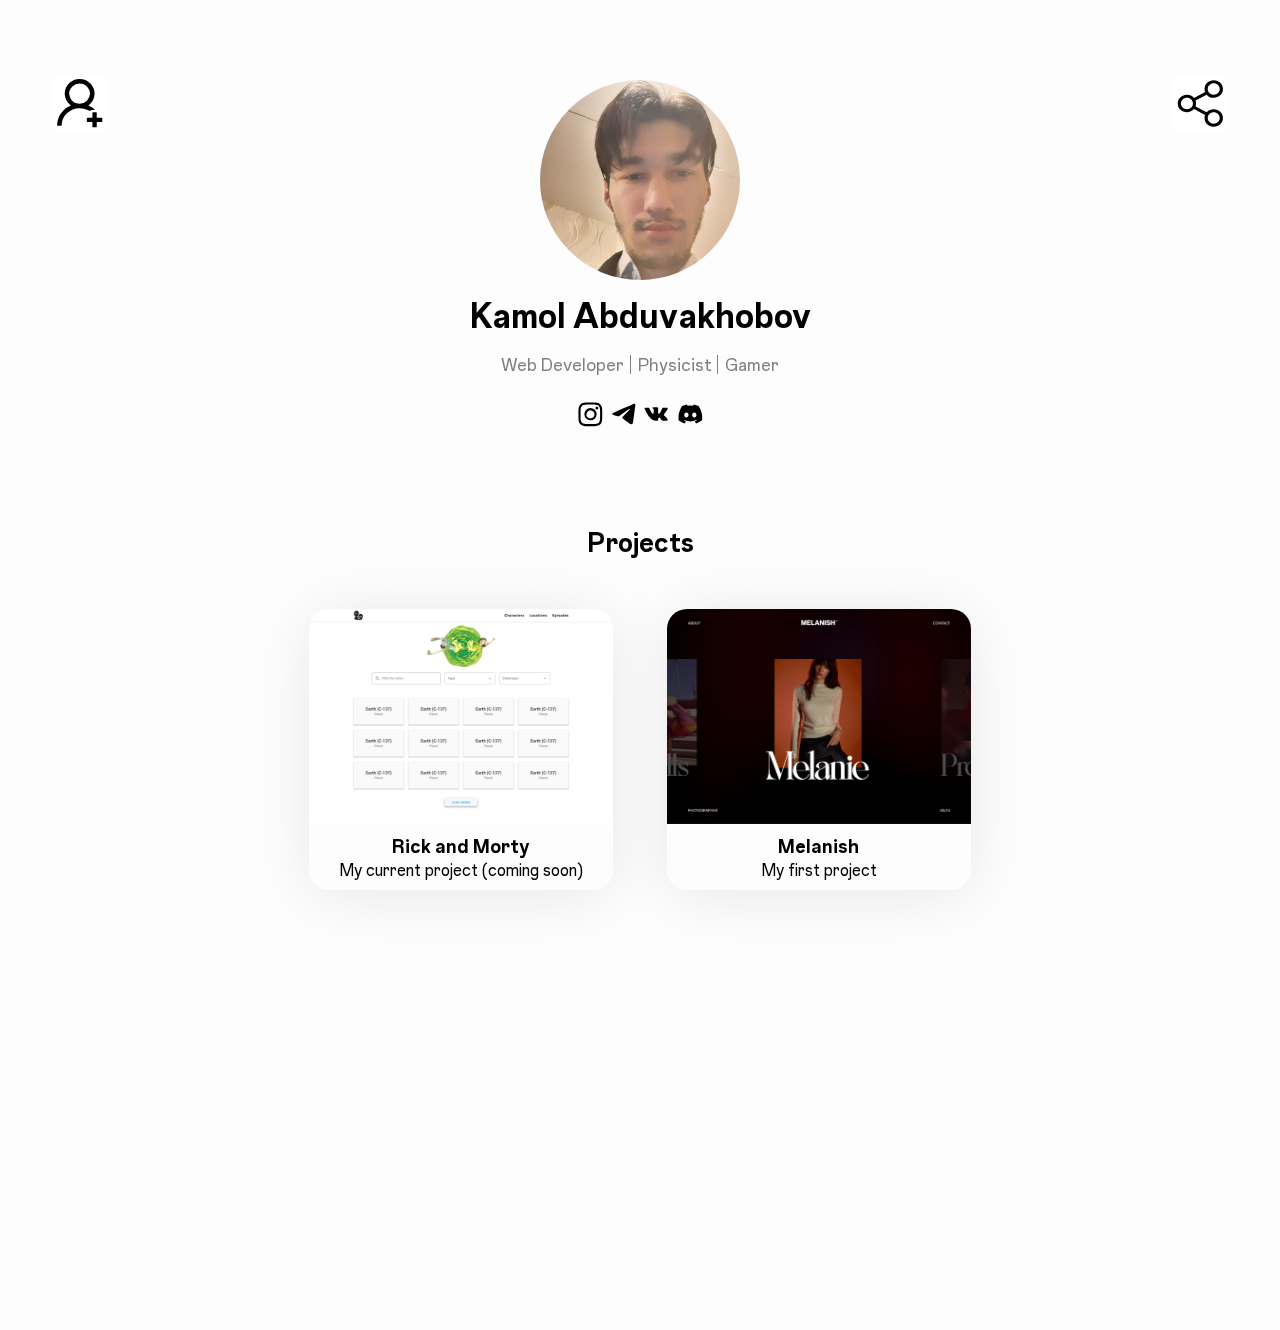
<file: index.html>
<!DOCTYPE html><html lang="en"><head><meta charset="UTF-8"><meta http-equiv="X-UA-Compatible" content="IE=edge"><meta name="viewport" content="width=device-width,initial-scale=1"><link rel="stylesheet" href="css/styles.css"><link href="https://unpkg.com/aos@2.3.1/dist/aos.css" rel="stylesheet"><title>Index page</title></head><body><div class="site-container"><header class="header"><div class="header__wrap"><div class="header__add-button" data-aos="fade-right"><button class="icon-button"><img src="images/svg/add-icon.svg" alt="" class="icon-button__svg"></button></div><div class="header__share-button" data-aos="fade-left"><button class="icon-button"><img src="images/svg/share-icon.svg" alt="" class="icon-button__svg"></button></div></div></header><section class="profile"><div class="profile-wrap" data-aos="fade-up"><div class="profile__avatar"><img src="images/me.jpg" alt="" class="profile__photo"></div><div class="profile__main-title-wrap"><h1 class="profile__main-title">Kamol Abduvakhobov</h1></div><ul class="profile__skills"><li class="profile__skill">Web Developer</li><li class="profile__skill">Physicist</li><li class="profile__skill">Gamer</li></ul><div class="sharing"><ul class="sharing__list"><li class="sharing__item"><a href="https://www.instagram.com/kamol_186002686/" class="sharing__social"><img src="images/svg/instagram-icon.svg" alt="" class="sharing__img"></a></li><li class="sharing__item"><a href="https://t.me/Kamol_Babyknight" class="sharing__social"><img src="images/svg/telegram-icon.svg" alt="" class="sharing__img"></a></li><li class="sharing__item"><a href="https://vk.com/sweet_russian_pussy" class="sharing__social"><img src="images/svg/vkicon.svg" alt="" class="sharing__img"></a></li><li class="sharing__item"><a href="https://discord.gg/cyNnDBzP" class="sharing__social"><img src="images/svg/discord-icon.svg" alt="" class="sharing__img"></a></li></ul></div></div></section><section class="projects"><div class="projects__title-wrap" data-aos="fade-down"><h2 class="projects__title">Projects</h2></div><div class="projects__list-wrap"><ul class="projects__list"><li class="projects__item" data-aos="fade-right"><div class="project"><a href="https://github.com/Kamol-Babyknight/rick-and-morty" class="project__link"><div class="project__preview"><img src="images/rick-and-morty-preview.jpg" alt="" class="project__preview-img"></div><div class="project__info"><h2 class="project__title">Rick and Morty</h2><p class="project__description">My current project (coming soon)</p></div></a></div></li><li class="projects__item" data-aos="fade-left"><div class="project"><a href="https://kamol-babyknight.github.io/melanish-gh-pages/" class="project__link"><div class="project__preview"><img src="images/melanish-preview.jpg" alt="" class="project__preview-img"></div><div class="project__info"><h2 class="project__title">Melanish</h2><p class="project__description">My first project</p></div></a></div></li></ul></div></section><div class="blogs-links"><div class="blogs-links__wrap"><section class="blogs" data-aos="fade-up"><div class="cards"><div class="cards__title-wrap"><h2 class="cards__title">Used articles</h2></div><ul class="cards__list"><li class="cards__item"><div class="card"><a href="https://www.udemy.com/course/css-effects-and-animations/#overview" class="card__link"><div class="card__img-wrap"><img src="images/svg/udemy_logo.svg" alt="" class="card__img"></div><div class="card__info"><h2 class="card__title">Css animations</h2><p class="card__text">CSS - How to Animate Interfaces</p></div></a></div></li><li class="cards__item"><div class="card"><a href="https://ru.hexlet.io/courses/js-basics" class="card__link"><div class="card__img-wrap"><img src="images/svg/hexlet-logo.svg" alt="" class="card__img"></div><div class="card__info"><h2 class="card__title">Javascript basics</h2><p class="card__text">Free lessons of JS basics with tests and tasks</p></div></a></div></li></ul></div></section><section class="links" data-aos="fade-up"><div class="cards"><div class="cards__title-wrap"><h2 class="cards__title">My Repositories</h2></div><ul class="cards__list"><li class="cards__item"><div class="card"><a href="https://github.com/Kamol-Babyknight/melanish" class="card__link"><div class="card__img-wrap"><img src="images/svg/github-logo.svg" alt="" class="card__img card__icon"></div><div class="card__info"><h2 class="card__title">Melanish</h2><p class="card__text">Link for repository of my project named "Melanish"</p></div></a></div></li><li class="cards__item"><div class="card"><a href="https://github.com/Kamol-Babyknight/ka.dev" class="card__link"><div class="card__img-wrap"><img src="images/svg/github-logo.svg" alt="" class="card__img card__icon"></div><div class="card__info"><h2 class="card__title">Ka.dev</h2><p class="card__text">This is repository of code for current website</p></div></a></div></li></ul></div></section></div><div class="logo"><div class="logo__animate" data-aos="fade-up"><img src="images/ca-img.jpg" alt="" class="logo__img"></div></div></div></div></body></html><script src="https://unpkg.com/aos@2.3.1/dist/aos.js"></script><script>AOS.init({
       disable: 'mobile',
       startEvent: 'DOMContentLoaded',
       once: true, 
      });</script>
</file>
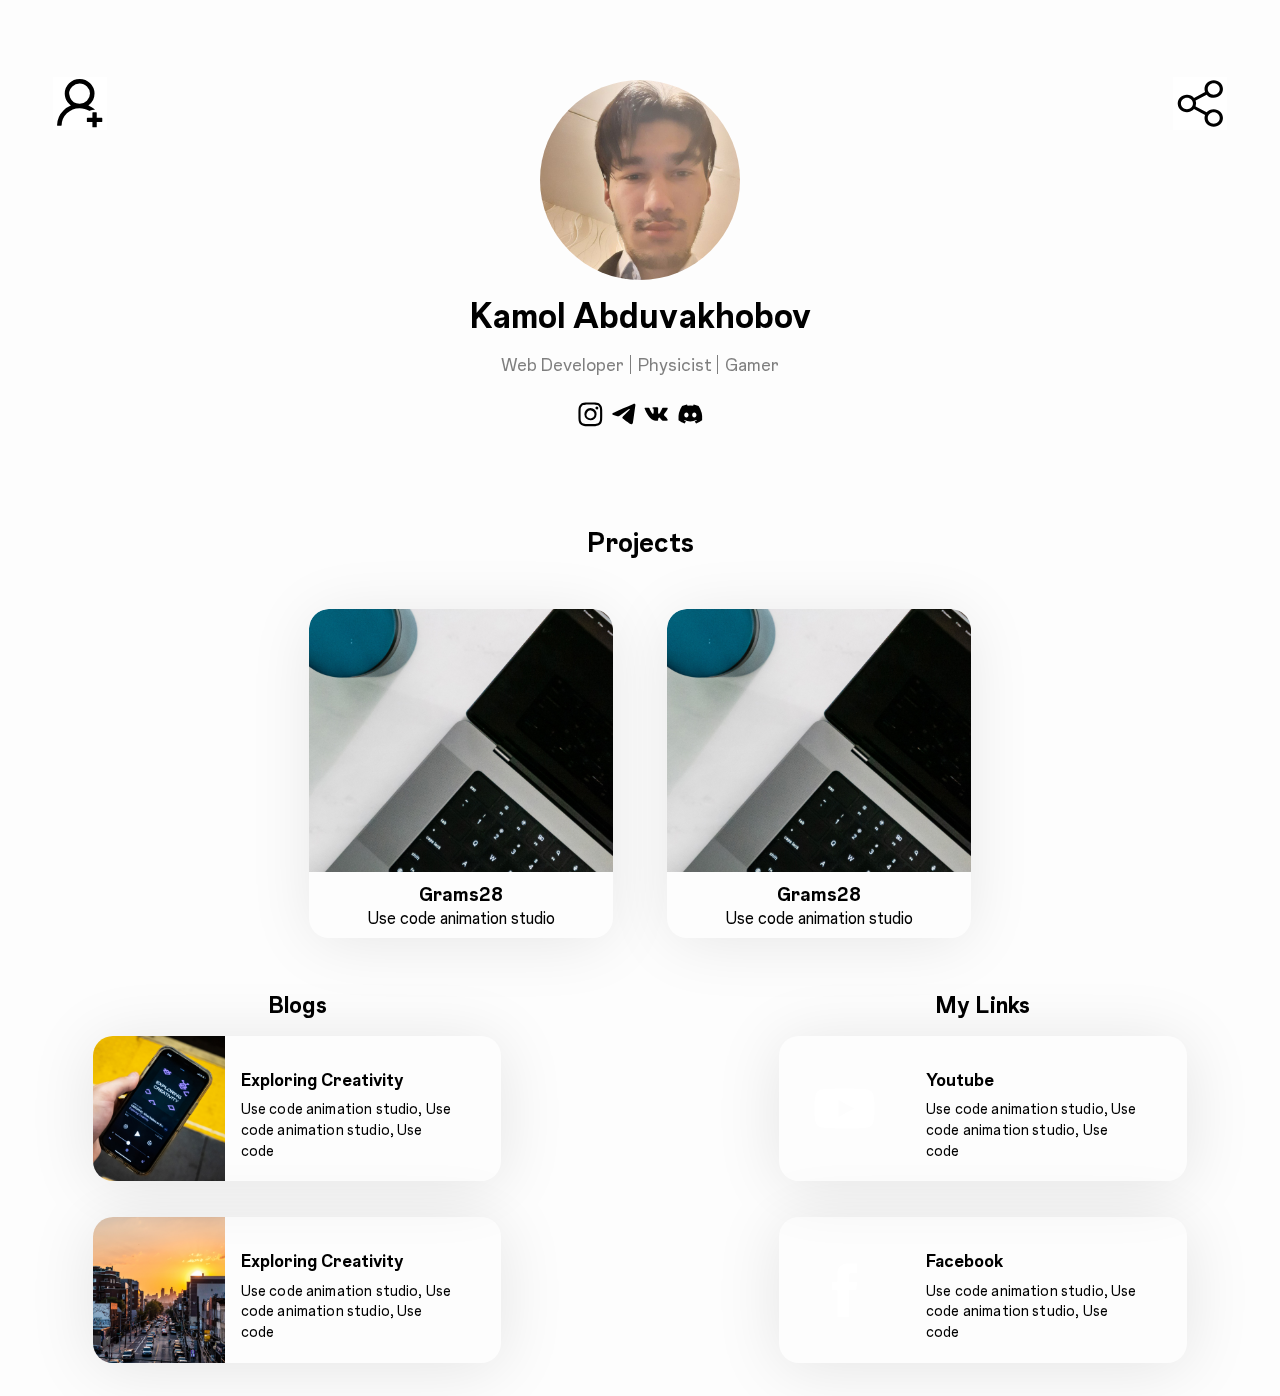
<file: publish-repo/index.html>
<!DOCTYPE html><html lang="en"><head><meta charset="UTF-8"><meta http-equiv="X-UA-Compatible" content="IE=edge"><meta name="viewport" content="width=device-width,initial-scale=1"><link rel="stylesheet" href="/css/styles.css"><link href="https://unpkg.com/aos@2.3.1/dist/aos.css" rel="stylesheet"><title>Index page</title></head><body><div class="site-container"><header class="header"><div class="header__wrap"><div class="header__add-button" data-aos="fade-right"><button class="icon-button"><img src="/images/svg/add-icon.svg" alt="" class="icon-button__svg"></button></div><div class="header__share-button" data-aos="fade-left"><button class="icon-button"><img src="/images/svg/share-icon.svg" alt="" class="icon-button__svg"></button></div></div></header><section class="profile"><div class="profile-wrap" data-aos="fade-up"><div class="profile__avatar"><img src="/images/me.jpg" alt="" class="profile__photo"></div><div class="profile__main-title-wrap"><h1 class="profile__main-title">Kamol Abduvakhobov</h1></div><ul class="profile__skills"><li class="profile__skill">Web Developer</li><li class="profile__skill">Physicist</li><li class="profile__skill">Gamer</li></ul><div class="sharing"><ul class="sharing__list"><li class="sharing__item"><a href="https://www.instagram.com/kamol_186002686/" class="sharing__social"><img src="/images/svg/instagram-icon.svg" alt="" class="sharing__img"></a></li><li class="sharing__item"><a href="https://t.me/Kamol_Babyknight" class="sharing__social"><img src="/images/svg/telegram-icon.svg" alt="" class="sharing__img"></a></li><li class="sharing__item"><a href="https://vk.com/sweet_russian_pussy" class="sharing__social"><img src="/images/svg/vkicon.svg" alt="" class="sharing__img"></a></li><li class="sharing__item"><a href="https://discord.gg/cyNnDBzP" class="sharing__social"><img src="/images/svg/discord-icon.svg" alt="" class="sharing__img"></a></li></ul></div></div></section><section class="projects"><div class="projects__title-wrap" data-aos="fade-down"><h2 class="projects__title">Projects</h2></div><div class="projects__list-wrap"><ul class="projects__list"><li class="projects__item" data-aos="fade-right"><div class="project"><a href="#" class="project__link"><div class="project__preview"><img src="/images/card-img.jpg" alt="" class="project__preview-img"></div><div class="project__info"><h2 class="project__title">Grams28</h2><p class="project__description">Use code animation studio</p></div></a></div></li><li class="projects__item" data-aos="fade-left"><div class="project"><a href="#" class="project__link"><div class="project__preview"><img src="/images/card-img.jpg" alt="" class="project__preview-img"></div><div class="project__info"><h2 class="project__title">Grams28</h2><p class="project__description">Use code animation studio</p></div></a></div></li></ul></div></section><div class="blogs-links"><div class="blogs-links__wrap"><section class="blogs" data-aos="fade-up"><div class="cards"><div class="cards__title-wrap"><h2 class="cards__title">Blogs</h2></div><ul class="cards__list"><li class="cards__item"><div class="card"><a href="#" class="card__link"><div class="card__img-wrap"><img src="/images/blogs-img-1.jpg" alt="" class="card__img"></div><div class="card__info"><h2 class="card__title">Exploring Creativity</h2><p class="card__text">Use code animation studio, Use code animation studio, Use code</p></div></a></div></li><li class="cards__item"><div class="card"><a href="#" class="card__link"><div class="card__img-wrap"><img src="/images/blogs-img-2.jpg" alt="" class="card__img"></div><div class="card__info"><h2 class="card__title">Exploring Creativity</h2><p class="card__text">Use code animation studio, Use code animation studio, Use code</p></div></a></div></li></ul></div></section><section class="links" data-aos="fade-up"><div class="cards"><div class="cards__title-wrap"><h2 class="cards__title">My Links</h2></div><ul class="cards__list"><li class="cards__item"><div class="card"><a href="#" class="card__link"><div class="card__img-wrap"><img src="/images/svg/youtube-icon.svg" alt="" class="card__img card__icon"></div><div class="card__info"><h2 class="card__title">Youtube</h2><p class="card__text">Use code animation studio, Use code animation studio, Use code</p></div></a></div></li><li class="cards__item"><div class="card"><a href="#" class="card__link"><div class="card__img-wrap"><img src="/images/svg/facebook-icon.svg" alt="" class="card__img card__icon"></div><div class="card__info"><h2 class="card__title">Facebook</h2><p class="card__text">Use code animation studio, Use code animation studio, Use code</p></div></a></div></li></ul></div></section></div><div class="logo"><div class="logo__animate" data-aos="fade-up"><img src="/images/ca-img.jpg" alt="" class="logo__img"></div></div></div></div></body></html><script src="https://unpkg.com/aos@2.3.1/dist/aos.js"></script><script>AOS.init({
       disable: 'mobile',
       startEvent: 'DOMContentLoaded',
       once: true, 
      });</script>
</file>
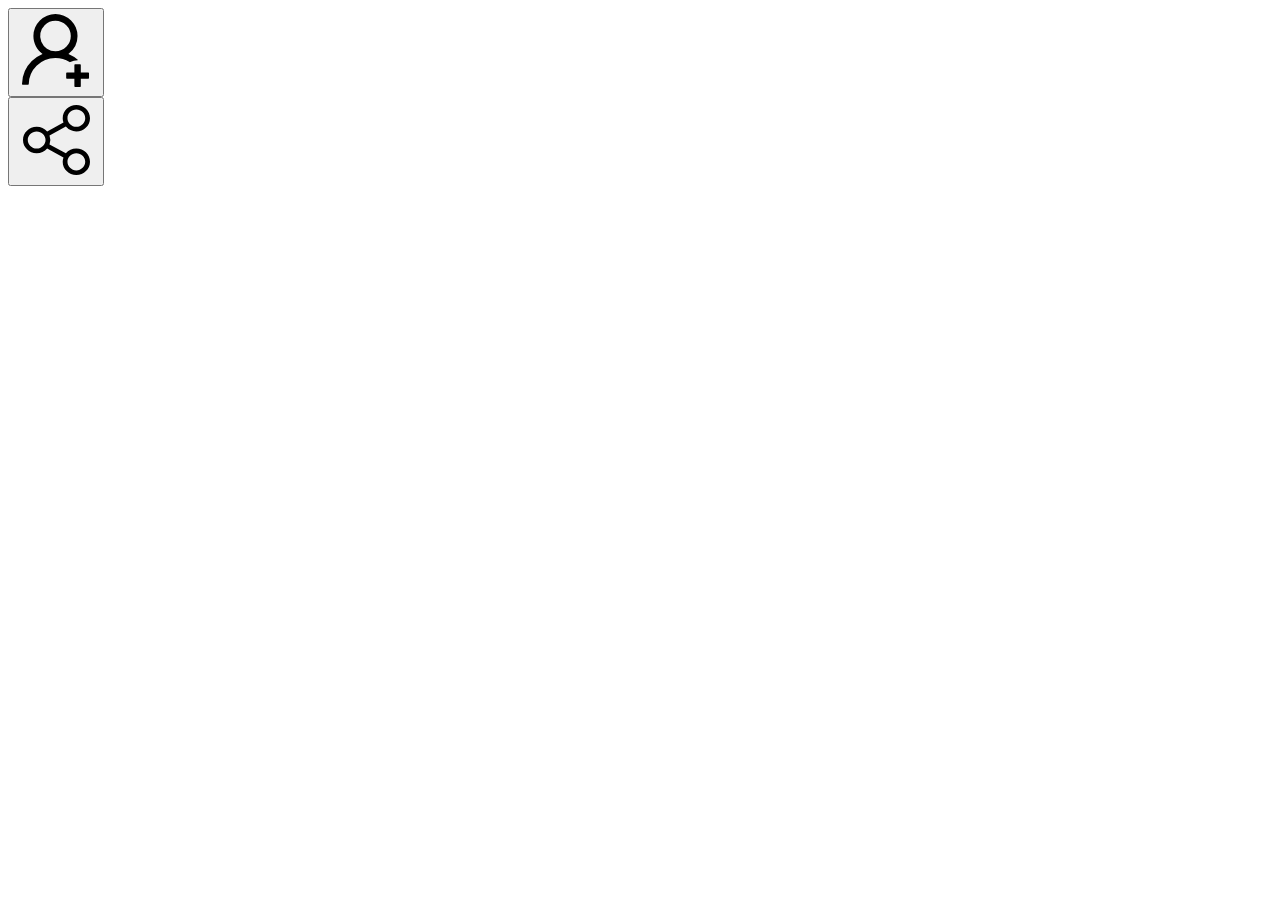
<file: about.html>
<!DOCTYPE html><html lang="en"><head><meta charset="UTF-8"><meta http-equiv="X-UA-Compatible" content="IE=edge"><meta name="viewport" content="width=device-width,initial-scale=1"><title>About page</title></head><body><header class="header"><div class="header__wrap"><div class="header__add-button" data-aos="fade-right"><button class="icon-button"><img src="images/svg/add-icon.svg" alt="" class="icon-button__svg"></button></div><div class="header__share-button" data-aos="fade-left"><button class="icon-button"><img src="images/svg/share-icon.svg" alt="" class="icon-button__svg"></button></div></div></header></body></html>
</file>
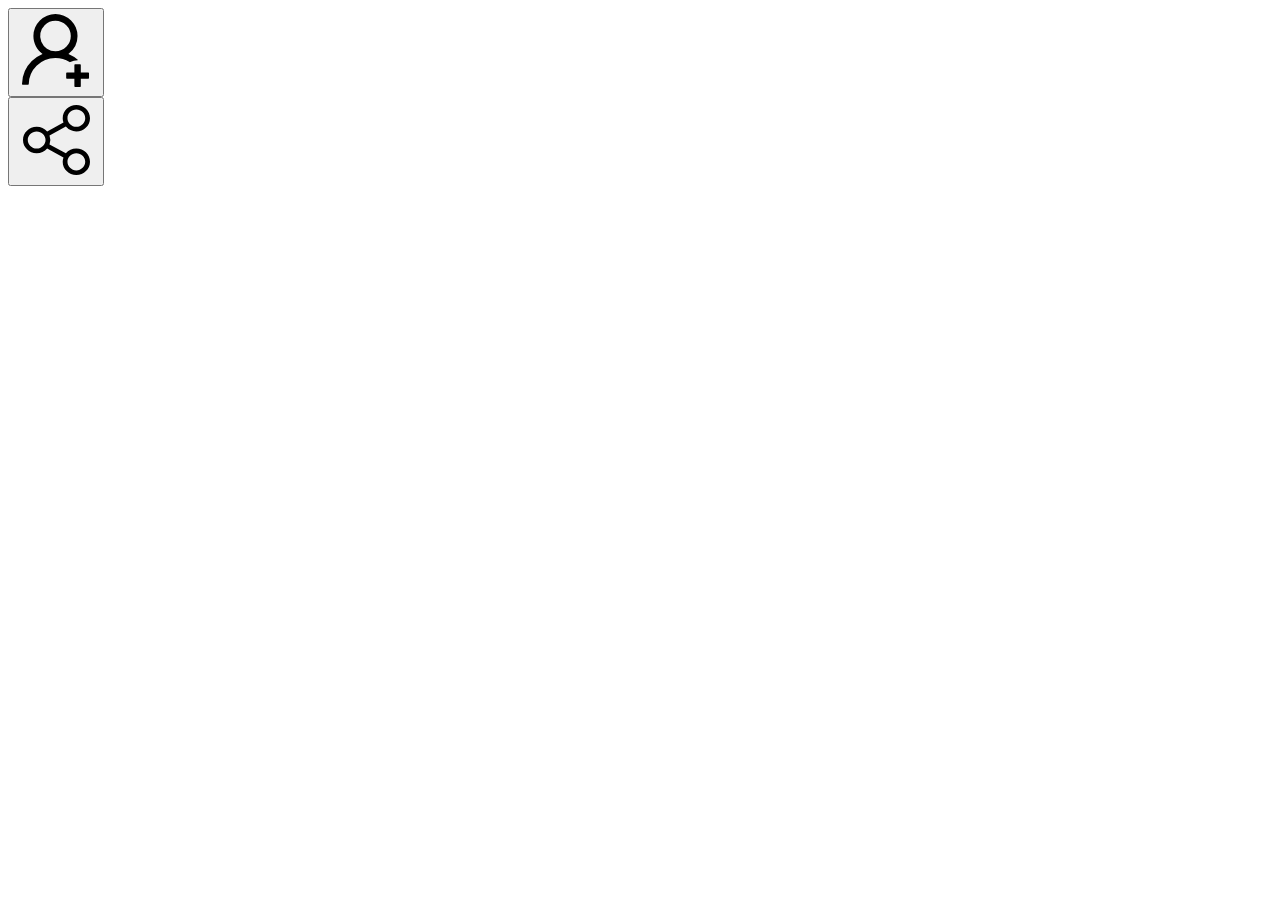
<file: publish-repo/about.html>
<!DOCTYPE html><html lang="en"><head><meta charset="UTF-8"><meta http-equiv="X-UA-Compatible" content="IE=edge"><meta name="viewport" content="width=device-width,initial-scale=1"><title>About page</title></head><body><header class="header"><div class="header__wrap"><div class="header__add-button" data-aos="fade-right"><button class="icon-button"><img src="/images/svg/add-icon.svg" alt="" class="icon-button__svg"></button></div><div class="header__share-button" data-aos="fade-left"><button class="icon-button"><img src="/images/svg/share-icon.svg" alt="" class="icon-button__svg"></button></div></div></header></body></html>
</file>
<file: css/styles.css>
/*! normalize.css v8.0.1 | MIT License | github.com/necolas/normalize.css */
html{line-height:1.15;-webkit-text-size-adjust:100%;-webkit-box-sizing:border-box;box-sizing:border-box;font-size:10px}body,h1{margin:0}details,img,main{display:block}h1{font-size:2em}hr{-webkit-box-sizing:content-box;box-sizing:content-box;height:0;overflow:visible}code,kbd,pre,samp{font-family:monospace,monospace;font-size:1em}a{background-color:transparent;text-decoration:none;color:#000}abbr[title]{border-bottom:none;-webkit-text-decoration:underline dotted;text-decoration:underline dotted}b,strong{font-weight:bolder}small{font-size:80%}sub,sup{font-size:75%;line-height:0;position:relative;vertical-align:baseline}sub{bottom:-.25em}sup{top:-.5em}img{border-style:none;width:100%;height:auto}button,input,optgroup,select,textarea{font-family:inherit;font-size:100%;line-height:1.15;margin:0}button,input{overflow:visible}button,select{text-transform:none}[type=button],[type=reset],[type=submit],button{-webkit-appearance:button}[type=button]::-moz-focus-inner,[type=reset]::-moz-focus-inner,[type=submit]::-moz-focus-inner,button::-moz-focus-inner{border-style:none;padding:0}[type=button]:-moz-focusring,[type=reset]:-moz-focusring,[type=submit]:-moz-focusring,button:-moz-focusring{outline:1px dotted ButtonText}fieldset{padding:.35em .75em .625em}legend{color:inherit;display:table;max-width:100%;white-space:normal}progress{vertical-align:baseline}textarea{overflow:auto}[type=checkbox],[type=radio],legend{-webkit-box-sizing:border-box;box-sizing:border-box;padding:0}[type=number]::-webkit-inner-spin-button,[type=number]::-webkit-outer-spin-button{height:auto}[type=search]{-webkit-appearance:textfield;outline-offset:-2px}[type=search]::-webkit-search-decoration{-webkit-appearance:none}::-webkit-file-upload-button{-webkit-appearance:button;font:inherit}summary{display:list-item}[hidden],template{display:none}@font-face{font-family:"InstagramSans";src:url(../fonts/instagram-sans/InstagramSans-Bold.woff2) format("woff2"),url(../fonts/instagram-sans/InstagramSans-Bold.woff) format("woff");font-weight:700;font-style:normal}@font-face{font-family:"InstagramSans";src:url(../fonts/instagram-sans/InstagramSans-Regular.woff2) format("woff2"),url(../fonts/instagram-sans/InstagramSans-Regular.woff) format("woff");font-weight:400;font-style:normal}*,::after,::before{-webkit-box-sizing:inherit;box-sizing:inherit;margin:0;padding:0}@media (min-width:1024px) and (max-width:1920px){html{font-size:.5208333333vw}}@media (min-width:375px) and (max-width:1023.8px){html{font-size:2.6666666667vmin}}body,html{min-height:100%;width:100%}body{background-color:#fdfdfd;font-family:"InstagramSans","Arial",sans-serif;font-size:2.6rem;line-height:3.1rem}@media (max-width:1023.8px){body{font-size:1.3rem}}button{background-color:#fff;border:0}.site-container{padding-bottom:5rem;overflow:hidden}@media (max-width:1023.8px){.site-container{padding-bottom:10rem}.blogs{margin-bottom:7.6rem}}.header{position:absolute;width:100%;top:11.5rem}@media (max-width:1023.8px){.header{top:6.8rem}}.header__wrap{display:-webkit-box;display:-ms-flexbox;display:flex;-webkit-box-pack:justify;-ms-flex-pack:justify;justify-content:space-between;padding:0 8rem}@media (max-width:1023.8px){.header__wrap{padding:0 3.2rem}}@media (hover:hover){.icon-button:hover{opacity:.5;color:gray;-webkit-transform:scale(1.2);transform:scale(1.2);-webkit-transition-duration:.5s;transition-duration:.5s}}@media (max-width:1023.8px){.icon-button{width:2.4rem;height:2.4rem}}.icon-button{display:-webkit-box;display:-ms-flexbox;display:flex;-webkit-box-align:center;-ms-flex-align:center;align-items:center;-webkit-box-pack:center;-ms-flex-pack:center;justify-content:center;cursor:pointer;width:8rem;height:8rem;-webkit-transition-duration:.35s;transition-duration:.35s}@media (hover:hover){.icon-button:hover{opacity:.6;color:gray;-webkit-transition-duration:.5s;transition-duration:.5s}}.icon-button:active{opacity:.4;-webkit-transition-duration:.15s;transition-duration:.15s;-webkit-transform:scale(.92);transform:scale(.92)}@media (max-width:1023.8px){.icon-button{width:2.4rem;height:2.4rem}}.profile{margin-bottom:2rem}@media (max-width:1023.8px){.profile{margin-bottom:4rem}}.profile-wrap{display:-webkit-box;display:-ms-flexbox;display:flex;-webkit-box-orient:vertical;-webkit-box-direction:normal;-ms-flex-direction:column;flex-direction:column;-webkit-box-align:center;-ms-flex-align:center;align-items:center;-webkit-box-pack:justify;-ms-flex-pack:justify;justify-content:space-between;width:100%;margin:0 auto;padding:12rem 3rem}@media (max-width:1023.8px){.profile-wrap{height:auto;padding-top:6.9rem;padding-bottom:0}}.profile__avatar{border-radius:50%;width:30rem;height:30rem;overflow:hidden;margin-bottom:2rem}@media (max-width:1023.8px){.profile__avatar{width:16rem;height:16rem;margin-bottom:3rem}}.profile__main-title-wrap{text-align:center;margin-bottom:2rem}@media (max-width:1023.8px){.profile__main-title-wrap{margin-bottom:1.5rem}}.profile__main-title{font-family:"InstagramSans","Arial",sans-serif;font-weight:700;font-size:5.4rem;line-height:7rem}@media (max-width:1023.8px){.profile__main-title{font-size:2.4rem;line-height:3.1rem}}.profile__skills{display:-webkit-box;display:-ms-flexbox;display:flex;gap:2rem;margin-bottom:3rem}@media (max-width:1023.8px){.profile__skills{margin-bottom:1.7rem}}.profile__skill{font-family:"InstagramSans","Arial",sans-serif;font-weight:400;font-size:2.8rem;line-height:3.6rem;color:rgba(0,0,0,.5);list-style:none;position:relative}.profile__skill:not(:last-child)::after{content:"";display:block;width:.2rem;height:2.8rem;background-color:rgba(0,0,0,.5);position:absolute;right:-1rem;bottom:.5rem}@media (max-width:1023.8px){.profile__skill{font-size:1.5rem}.profile__skill:not(:last-child)::after{content:"";display:block;width:.1rem;height:1.5rem;line-height:1.9rem;background-color:rgba(0,0,0,.5);position:absolute;right:-1rem;bottom:1rem}}.profile__photo{-o-object-fit:cover;object-fit:cover}.sharing__list{list-style:none;display:-webkit-box;display:-ms-flexbox;display:flex}.card img,.sharing__item{-webkit-transition-duration:.35s;transition-duration:.35s}.sharing__item{width:5rem;height:5rem;display:-webkit-box;display:-ms-flexbox;display:flex;-webkit-box-align:center;-ms-flex-align:center;align-items:center;-webkit-box-pack:center;-ms-flex-pack:center;justify-content:center}@media (hover:hover){.sharing__item:hover{-webkit-transform:scale(1.2);transform:scale(1.2);-webkit-transition-duration:.5s;transition-duration:.5s}}@media (max-width:1023.8px){.sharing__item{width:2.5rem;height:2.5rem}}.blogs-links{position:relative}@media (max-width:1023.8px){.blogs-links{-webkit-box-orient:vertical;-webkit-box-direction:normal;-ms-flex-direction:column;flex-direction:column;padding:0;gap:0}}.blogs-links__wrap{display:-webkit-box;display:-ms-flexbox;display:flex;-webkit-box-pack:justify;-ms-flex-pack:justify;justify-content:space-between;padding:0 14rem;gap:14rem}@media (max-width:1023.8px){.blogs-links__wrap{-webkit-box-orient:vertical;-webkit-box-direction:normal;-ms-flex-direction:column;flex-direction:column;padding:0;gap:0}}.card{display:-webkit-box;display:-ms-flexbox;display:flex;-webkit-box-shadow:0 .8rem 10rem rgba(0,0,0,.1);box-shadow:0 .8rem 10rem rgba(0,0,0,.1);border-radius:3rem;overflow:hidden}@media (hover:hover){.card:hover{opacity:.8;-webkit-transition-duration:.35s;transition-duration:.35s}.card:hover img{-webkit-transform:scale(1.5);transform:scale(1.5);-webkit-transition-duration:.5s;transition-duration:.5s}.card:hover .card__icon{-webkit-transform:scale(1.2);transform:scale(1.2)}}@media (max-width:1023.8px){.card{border-radius:1.5rem;overflow:hidden}}.card img{height:100%;-o-object-fit:cover;object-fit:cover}@media (max-width:1023.8px){.card img{width:100%;height:100%;-o-object-fit:cover;object-fit:cover}}.card__link{display:-webkit-box;display:-ms-flexbox;display:flex}.card__text{font-family:"InstagramSans","Arial",sans-serif;font-weight:400;font-size:2.3rem;line-height:3.1rem;letter-spacing:.01em}@media (max-width:1023.8px){.card__text{font-size:1.3rem;line-height:1.7rem}}.card__title{font-family:"InstagramSans","Arial",sans-serif;font-weight:700;font-size:2.7rem;line-height:3.5rem;margin-bottom:1.2rem}@media (max-width:1023.8px){.card__title{font-size:1.5rem;line-height:2rem;margin-bottom:.6rem}}.card__info{padding:4.8rem 6.4rem 3rem 2.4rem}@media (max-width:1023.8px){.card__info{padding:2.7rem 3.3rem 2.6rem 1.2rem}}.card__img-wrap{width:19.7rem;min-height:20.4rem;overflow:hidden;display:-webkit-box;display:-ms-flexbox;display:flex;-webkit-box-pack:center;-ms-flex-pack:center;justify-content:center;-webkit-box-align:center;-ms-flex-align:center;align-items:center;-ms-flex-negative:0;flex-shrink:0}@media (max-width:1023.8px){.card__img-wrap{width:10.8rem;min-height:0}}.card .card__icon{width:10rem;height:10rem}@media (max-width:1023.8px){.card .card__icon{width:5rem;height:5rem}}.cards{display:-webkit-box;display:-ms-flexbox;display:flex;-webkit-box-orient:vertical;-webkit-box-direction:normal;-ms-flex-direction:column;flex-direction:column;max-width:61.2rem}.cards__title-wrap{margin:0 auto;margin-bottom:2.4rem}@media (max-width:1023.8px){.cards__title-wrap{margin-bottom:1.5rem}}.cards__title{font-family:"InstagramSans","Arial",sans-serif;font-weight:700;font-size:3.6rem;line-height:4.7rem}@media (max-width:1023.8px){.cards__title{font-size:2rem;line-height:2.6rem}}.cards__list{list-style:none;display:-webkit-box;display:-ms-flexbox;display:flex;margin:0;padding:0;-webkit-box-orient:vertical;-webkit-box-direction:normal;-ms-flex-direction:column;flex-direction:column;gap:5.4rem;border-radius:3rem}@media (max-width:1023.8px){.cards__list{gap:3rem;padding:0 1.8rem}}.project{width:45.5rem;overflow:hidden;border-radius:3rem;-webkit-box-shadow:0 .8rem 10rem -.8rem rgba(0,0,0,.1);box-shadow:0 .8rem 10rem -.8rem rgba(0,0,0,.1)}@media (max-width:1023.8px){.project{width:22.7rem;border-radius:1.5rem}}.project__preview{width:100%;overflow:hidden}.project__preview-img{-o-object-fit:cover;object-fit:cover;-webkit-transition-duration:.35s;transition-duration:.35s}.project__link{display:block}@media (hover:hover){.project__link:hover .project__preview-img{-webkit-transform:scale(1.2);transform:scale(1.2);-webkit-transition-duration:.4s;transition-duration:.4s}}.project__info{display:-webkit-box;display:-ms-flexbox;display:flex;-webkit-box-pack:justify;-ms-flex-pack:justify;justify-content:space-between;-webkit-box-orient:vertical;-webkit-box-direction:normal;-ms-flex-direction:column;flex-direction:column;padding:1.3rem}@media (max-width:1023.8px){.project__info{padding:0;padding-top:.4rem}}.project__title{margin:0 auto;font-family:"InstagramSans","Arial",sans-serif;font-weight:700;font-size:3rem;line-height:3.9rem}@media (max-width:1023.8px){.project__title{font-size:1.5rem;line-height:1.9rem;}}.project__description{margin:0 auto;font-family:"InstagramSans","Arial",sans-serif;font-weight:400;line-height:3.4rem}@media (max-width:1023.8px){.project__description{line-height:1.7rem;padding-bottom:.8rem;}}.projects__title-wrap{display:-webkit-box;display:-ms-flexbox;display:flex;margin-bottom:7.2rem}@media (max-width:1023.8px){.projects__title-wrap{margin-bottom:.5rem}}.projects__title{margin:0 auto;font-family:"InstagramSans","Arial",sans-serif;font-weight:700;font-size:4.2rem;line-height:5.5rem}@media (max-width:1023.8px){.projects__title{font-size:2rem;line-height:2.6rem}}.projects__list{list-style:none;display:-webkit-box;display:-ms-flexbox;display:flex;-webkit-box-pack:center;-ms-flex-pack:center;justify-content:center;gap:8.2rem;margin-bottom:7.6rem}@media (max-width:1023.8px){.projects__list{gap:1.7rem;flex-direction: column;}}.projects__item{display:-webkit-box;display:-ms-flexbox;display:flex;-webkit-box-orient:vertical;-webkit-box-direction:normal;-ms-flex-direction:column;flex-direction:column;width:45.5rem;height:auto;-ms-flex-negative:0;flex-shrink:0}@media (hover:hover){.projects__item:hover{opacity:.8;-webkit-transition-duration:.35s;transition-duration:.35s}}@media (max-width:1023.8px){.projects__item{width:22.7rem;margin: 0 auto;}}.logo{width:13.6rem;height:13.6rem;position:absolute;top:50%;left:50%;-webkit-transform:translate(-5.8rem,-1.7rem);transform:translate(-5.8rem,-1.7rem)}@media (max-width:1023.8px){.logo{width:5rem;height:5rem;top:100%;-webkit-transform:translate(-2.5rem,1.5rem);transform:translate(-2.5rem,1.5rem)}}
</file>
